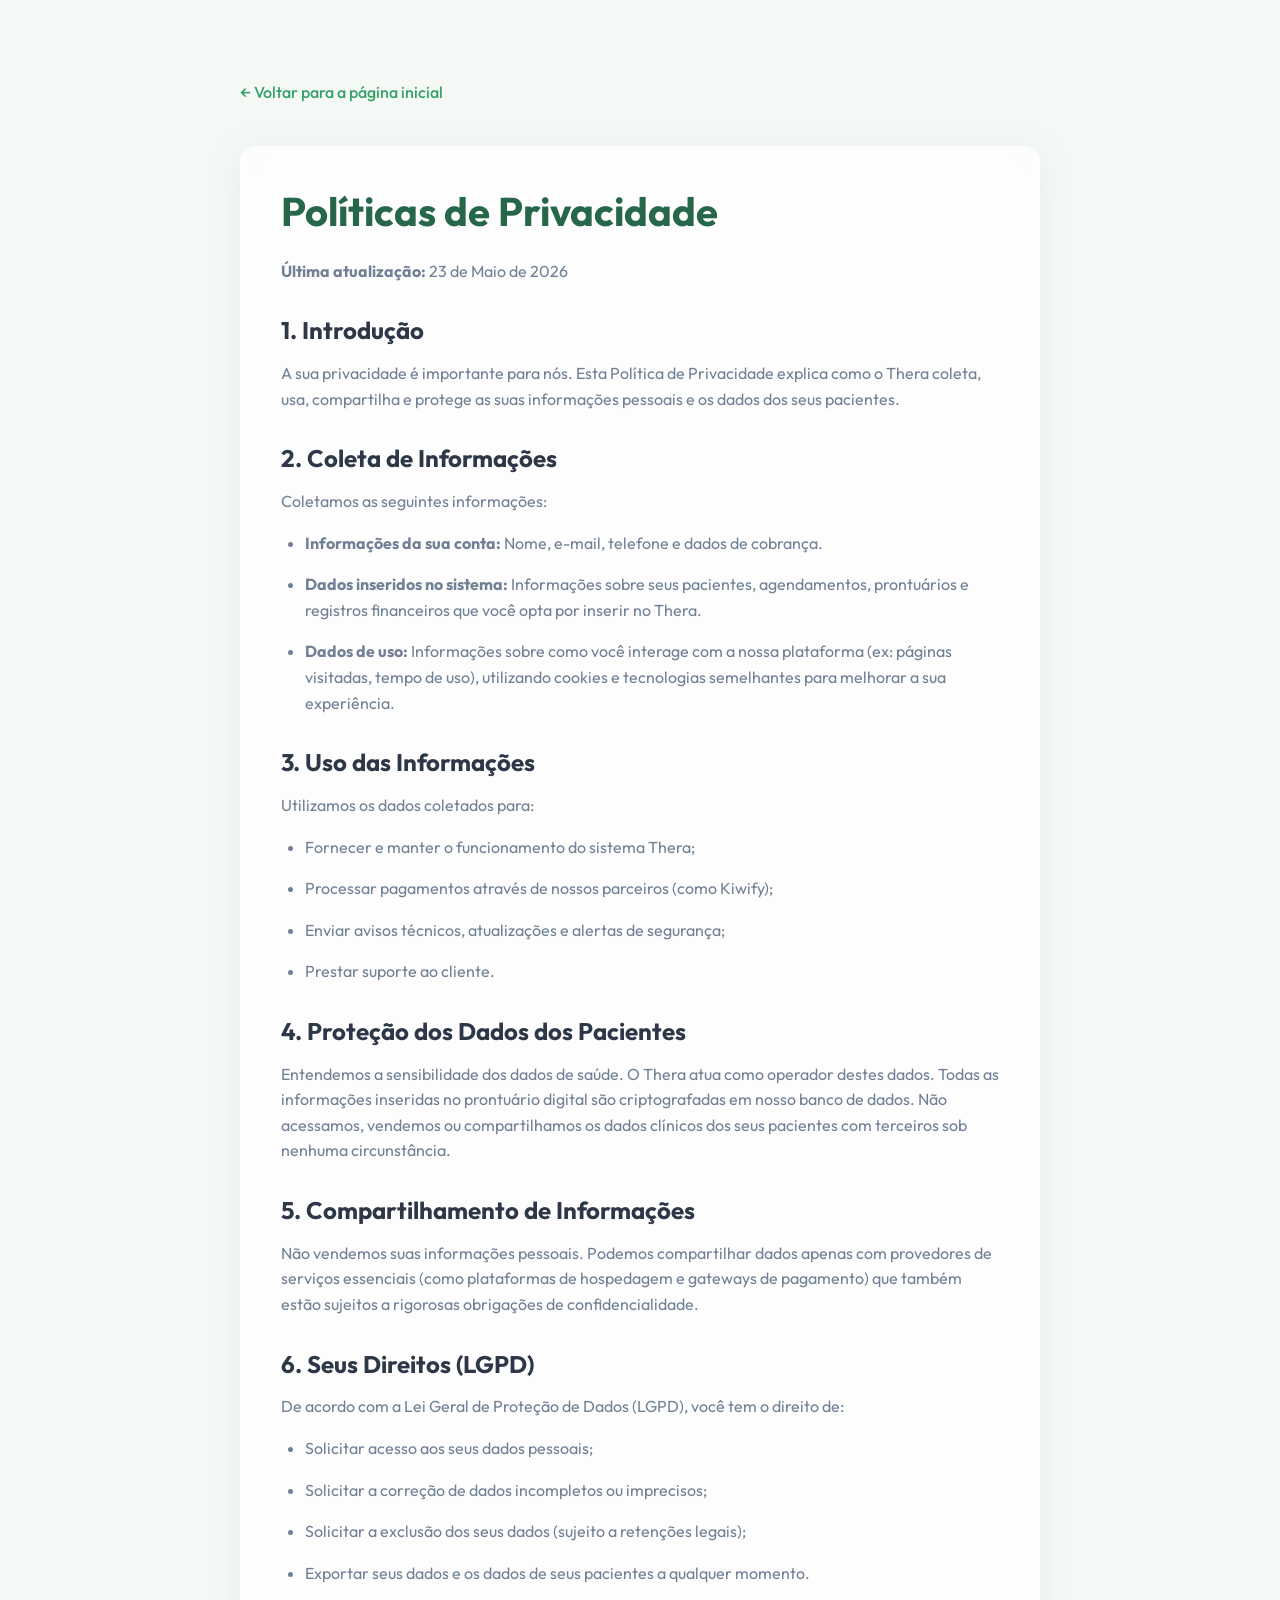
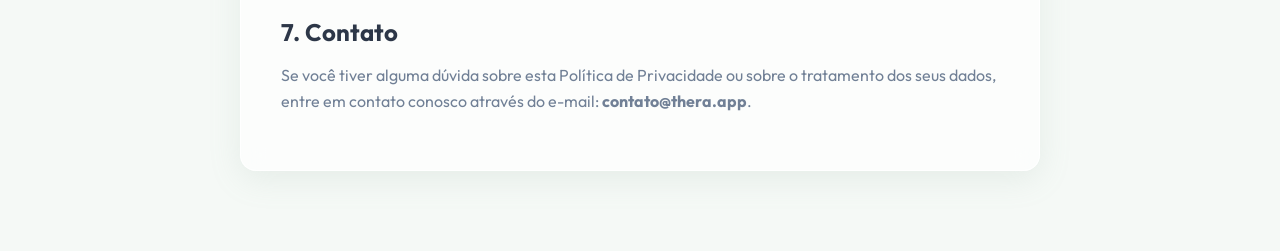
<file: privacidade.html>
<!DOCTYPE html>
<html lang="pt-BR">
<head>
    <meta charset="UTF-8">
    <meta name="viewport" content="width=device-width, initial-scale=1.0">
    <title>Políticas de Privacidade - Thera</title>
    <link rel="preconnect" href="https://fonts.googleapis.com">
    <link rel="preconnect" href="https://fonts.gstatic.com" crossorigin>
    <link href="https://fonts.googleapis.com/css2?family=Outfit:wght@300;400;500;600;700&display=swap" rel="stylesheet">
    <link rel="stylesheet" href="styles.css">
    <style>
        .legal-content {
            padding: 80px 0;
            max-width: 800px;
            margin: 0 auto;
        }
        .legal-content h1 {
            font-size: 2.5rem;
            margin-bottom: 24px;
            color: var(--color-primary-dark);
        }
        .legal-content h2 {
            font-size: 1.5rem;
            margin-top: 32px;
            margin-bottom: 16px;
        }
        .legal-content p, .legal-content li {
            margin-bottom: 16px;
            color: var(--color-text-muted);
            line-height: 1.6;
        }
        .legal-content ul {
            padding-left: 24px;
            margin-bottom: 16px;
        }
        .back-link {
            display: inline-block;
            margin-bottom: 40px;
            color: var(--color-primary);
            text-decoration: none;
            font-weight: 500;
        }
        .back-link:hover {
            text-decoration: underline;
        }
    </style>
</head>
<body>
    <div class="container legal-content">
        <a href="index.html" class="back-link">← Voltar para a página inicial</a>
        
        <div class="glass-panel" style="padding: 40px;">
            <h1>Políticas de Privacidade</h1>
            <p><strong>Última atualização:</strong> 23 de Maio de 2026</p>

            <h2>1. Introdução</h2>
            <p>A sua privacidade é importante para nós. Esta Política de Privacidade explica como o Thera coleta, usa, compartilha e protege as suas informações pessoais e os dados dos seus pacientes.</p>

            <h2>2. Coleta de Informações</h2>
            <p>Coletamos as seguintes informações:</p>
            <ul>
                <li><strong>Informações da sua conta:</strong> Nome, e-mail, telefone e dados de cobrança.</li>
                <li><strong>Dados inseridos no sistema:</strong> Informações sobre seus pacientes, agendamentos, prontuários e registros financeiros que você opta por inserir no Thera.</li>
                <li><strong>Dados de uso:</strong> Informações sobre como você interage com a nossa plataforma (ex: páginas visitadas, tempo de uso), utilizando cookies e tecnologias semelhantes para melhorar a sua experiência.</li>
            </ul>

            <h2>3. Uso das Informações</h2>
            <p>Utilizamos os dados coletados para:</p>
            <ul>
                <li>Fornecer e manter o funcionamento do sistema Thera;</li>
                <li>Processar pagamentos através de nossos parceiros (como Kiwify);</li>
                <li>Enviar avisos técnicos, atualizações e alertas de segurança;</li>
                <li>Prestar suporte ao cliente.</li>
            </ul>

            <h2>4. Proteção dos Dados dos Pacientes</h2>
            <p>Entendemos a sensibilidade dos dados de saúde. O Thera atua como operador destes dados. Todas as informações inseridas no prontuário digital são criptografadas em nosso banco de dados. Não acessamos, vendemos ou compartilhamos os dados clínicos dos seus pacientes com terceiros sob nenhuma circunstância.</p>

            <h2>5. Compartilhamento de Informações</h2>
            <p>Não vendemos suas informações pessoais. Podemos compartilhar dados apenas com provedores de serviços essenciais (como plataformas de hospedagem e gateways de pagamento) que também estão sujeitos a rigorosas obrigações de confidencialidade.</p>

            <h2>6. Seus Direitos (LGPD)</h2>
            <p>De acordo com a Lei Geral de Proteção de Dados (LGPD), você tem o direito de:</p>
            <ul>
                <li>Solicitar acesso aos seus dados pessoais;</li>
                <li>Solicitar a correção de dados incompletos ou imprecisos;</li>
                <li>Solicitar a exclusão dos seus dados (sujeito a retenções legais);</li>
                <li>Exportar seus dados e os dados de seus pacientes a qualquer momento.</li>
            </ul>

            <h2>7. Contato</h2>
            <p>Se você tiver alguma dúvida sobre esta Política de Privacidade ou sobre o tratamento dos seus dados, entre em contato conosco através do e-mail: <strong>contato@thera.app</strong>.</p>
        </div>
    </div>
</body>
</html>
</file>
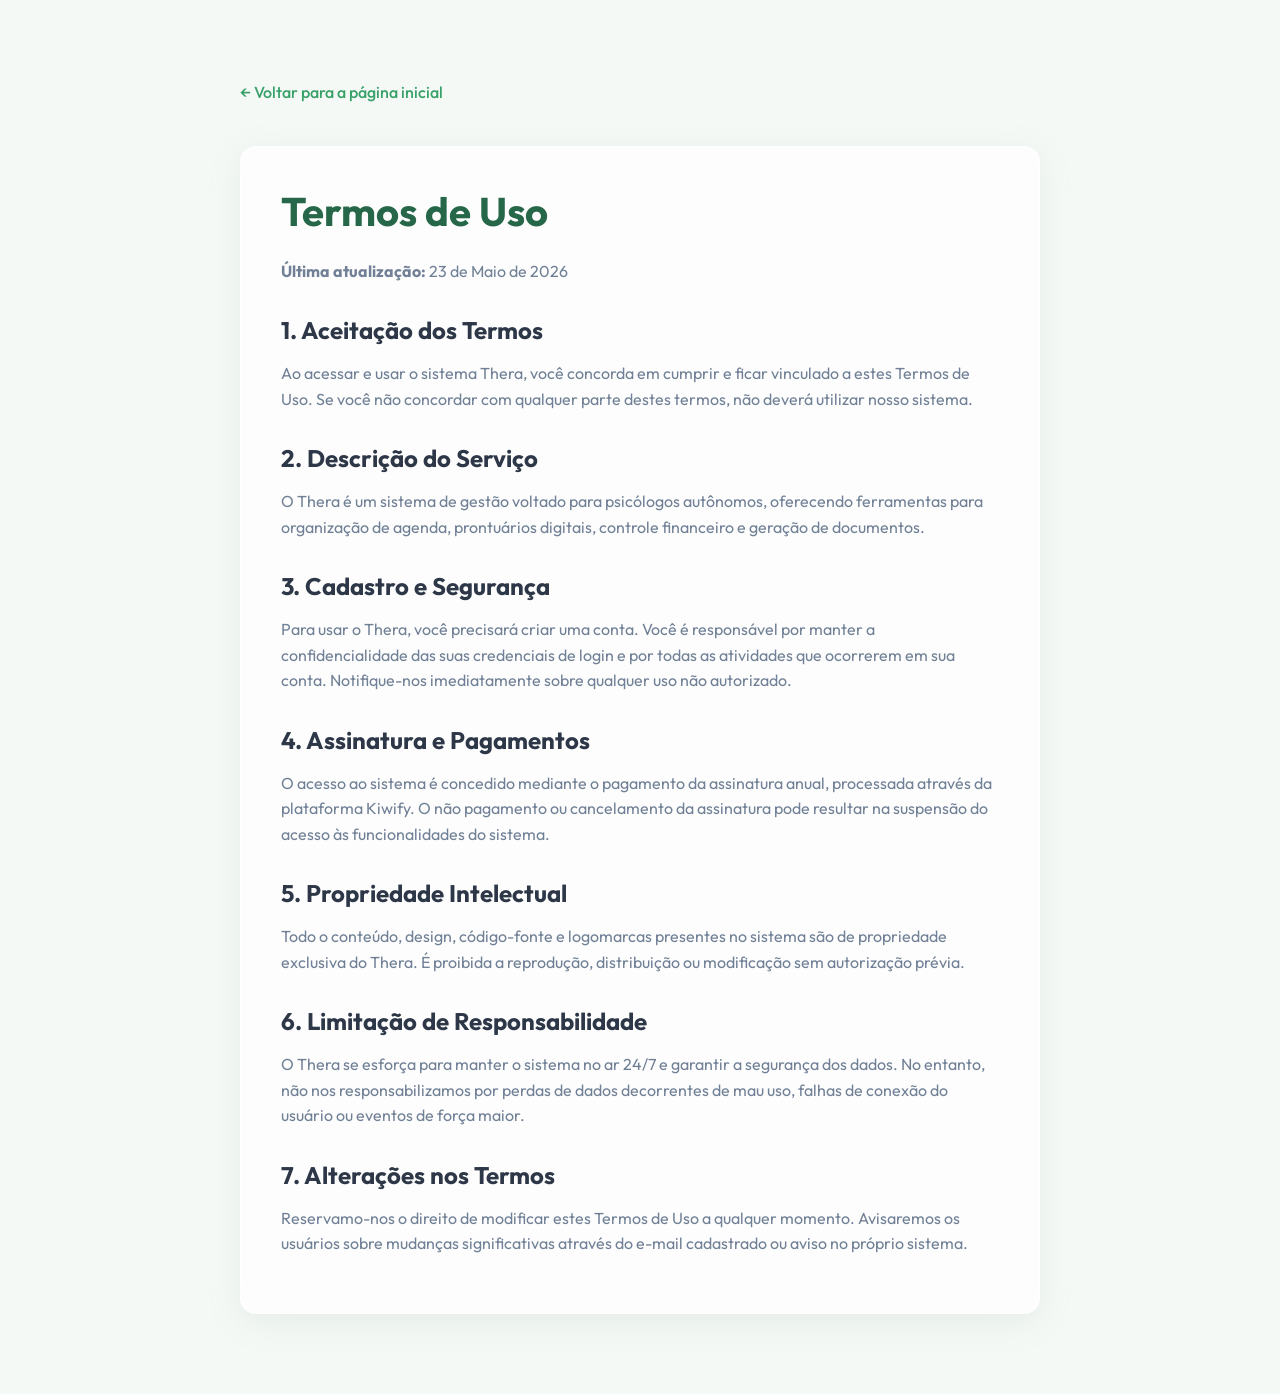
<file: termos.html>
<!DOCTYPE html>
<html lang="pt-BR">
<head>
    <meta charset="UTF-8">
    <meta name="viewport" content="width=device-width, initial-scale=1.0">
    <title>Termos de Uso - Thera</title>
    <link rel="preconnect" href="https://fonts.googleapis.com">
    <link rel="preconnect" href="https://fonts.gstatic.com" crossorigin>
    <link href="https://fonts.googleapis.com/css2?family=Outfit:wght@300;400;500;600;700&display=swap" rel="stylesheet">
    <link rel="stylesheet" href="styles.css">
    <style>
        .legal-content {
            padding: 80px 0;
            max-width: 800px;
            margin: 0 auto;
        }
        .legal-content h1 {
            font-size: 2.5rem;
            margin-bottom: 24px;
            color: var(--color-primary-dark);
        }
        .legal-content h2 {
            font-size: 1.5rem;
            margin-top: 32px;
            margin-bottom: 16px;
        }
        .legal-content p {
            margin-bottom: 16px;
            color: var(--color-text-muted);
        }
        .back-link {
            display: inline-block;
            margin-bottom: 40px;
            color: var(--color-primary);
            text-decoration: none;
            font-weight: 500;
        }
        .back-link:hover {
            text-decoration: underline;
        }
    </style>
</head>
<body>
    <div class="container legal-content">
        <a href="index.html" class="back-link">← Voltar para a página inicial</a>
        
        <div class="glass-panel" style="padding: 40px;">
            <h1>Termos de Uso</h1>
            <p><strong>Última atualização:</strong> 23 de Maio de 2026</p>

            <h2>1. Aceitação dos Termos</h2>
            <p>Ao acessar e usar o sistema Thera, você concorda em cumprir e ficar vinculado a estes Termos de Uso. Se você não concordar com qualquer parte destes termos, não deverá utilizar nosso sistema.</p>

            <h2>2. Descrição do Serviço</h2>
            <p>O Thera é um sistema de gestão voltado para psicólogos autônomos, oferecendo ferramentas para organização de agenda, prontuários digitais, controle financeiro e geração de documentos.</p>

            <h2>3. Cadastro e Segurança</h2>
            <p>Para usar o Thera, você precisará criar uma conta. Você é responsável por manter a confidencialidade das suas credenciais de login e por todas as atividades que ocorrerem em sua conta. Notifique-nos imediatamente sobre qualquer uso não autorizado.</p>

            <h2>4. Assinatura e Pagamentos</h2>
            <p>O acesso ao sistema é concedido mediante o pagamento da assinatura anual, processada através da plataforma Kiwify. O não pagamento ou cancelamento da assinatura pode resultar na suspensão do acesso às funcionalidades do sistema.</p>

            <h2>5. Propriedade Intelectual</h2>
            <p>Todo o conteúdo, design, código-fonte e logomarcas presentes no sistema são de propriedade exclusiva do Thera. É proibida a reprodução, distribuição ou modificação sem autorização prévia.</p>

            <h2>6. Limitação de Responsabilidade</h2>
            <p>O Thera se esforça para manter o sistema no ar 24/7 e garantir a segurança dos dados. No entanto, não nos responsabilizamos por perdas de dados decorrentes de mau uso, falhas de conexão do usuário ou eventos de força maior.</p>

            <h2>7. Alterações nos Termos</h2>
            <p>Reservamo-nos o direito de modificar estes Termos de Uso a qualquer momento. Avisaremos os usuários sobre mudanças significativas através do e-mail cadastrado ou aviso no próprio sistema.</p>
        </div>
    </div>
</body>
</html>
</file>
<file: styles.css>
:root {
    --color-bg: #f5f9f6;
    --color-primary: #38a169;
    --color-primary-dark: #276749;
    --color-primary-light: #c6f6d5;
    --color-text: #2d3748;
    --color-text-muted: #718096;
    
    --glass-bg: rgba(255, 255, 255, 0.65);
    --glass-border: rgba(255, 255, 255, 0.8);
    --glass-shadow: 0 8px 32px 0 rgba(143, 168, 155, 0.15);
    
    --font-main: 'Outfit', sans-serif;
    
    --radius-sm: 8px;
    --radius-md: 16px;
    --radius-lg: 24px;
    
    --transition: all 0.3s cubic-bezier(0.25, 0.8, 0.25, 1);
}

* {
    margin: 0;
    padding: 0;
    box-sizing: border-box;
}

html {
    scroll-behavior: smooth;
}

body {
    font-family: var(--font-main);
    background-color: var(--color-bg);
    color: var(--color-text);
    line-height: 1.6;
    overflow-x: hidden;
    position: relative;
}

/* Background Shapes */
.bg-shape {
    position: absolute;
    border-radius: 50%;
    filter: blur(80px);
    z-index: -1;
    opacity: 0.6;
}

.shape-1 {
    width: 500px;
    height: 500px;
    background: #e2f4e8;
    top: -100px;
    left: -100px;
}

.shape-2 {
    width: 600px;
    height: 600px;
    background: #e6f0ff;
    top: 20%;
    right: -200px;
}

.shape-3 {
    width: 400px;
    height: 400px;
    background: #fdf6e3;
    bottom: 10%;
    left: 10%;
}

.container {
    max-width: 1200px;
    margin: 0 auto;
    padding: 0 24px;
}

/* Typography */
h1, h2, h3 {
    line-height: 1.2;
    color: var(--color-text);
}

.section-title {
    font-size: 2.5rem;
    text-align: center;
    margin-bottom: 3rem;
    font-weight: 600;
}

/* Glassmorphism utility */
.glass-panel {
    background: var(--glass-bg);
    backdrop-filter: blur(12px);
    -webkit-backdrop-filter: blur(12px);
    border: 1px solid var(--glass-border);
    box-shadow: var(--glass-shadow);
    border-radius: var(--radius-md);
}

/* Buttons */
.btn-primary {
    display: inline-block;
    background-color: var(--color-primary);
    color: white;
    text-decoration: none;
    font-weight: 600;
    padding: 18px 32px;
    border-radius: 100px;
    font-size: 1.1rem;
    transition: var(--transition);
    text-align: center;
    box-shadow: 0 4px 14px 0 rgba(56, 161, 105, 0.39);
}

.cta-button {
    padding: 22px 48px;
    font-size: 1.25rem;
    letter-spacing: 0.3px;
}

.btn-primary:hover {
    background-color: var(--color-primary-dark);
    transform: translateY(-2px);
    box-shadow: 0 6px 20px rgba(56, 161, 105, 0.4);
}

/* Pulse animation for main CTA */
@keyframes pulse {
    0% { transform: scale(1); }
    50% { transform: scale(1.03); }
    100% { transform: scale(1); }
}

.btn-outline {
    display: inline-block;
    background-color: transparent;
    color: var(--color-primary);
    border: 2px solid var(--color-primary);
    padding: 14px 32px;
    border-radius: 50px;
    font-weight: 600;
    font-size: 1rem;
    text-decoration: none;
    transition: var(--transition);
}

.btn-outline:hover {
    background-color: var(--color-primary);
    color: white;
    transform: translateY(-1px);
}

.pulse {
    animation: pulse 2s infinite;
}
.pulse:hover {
    animation: none;
    transform: translateY(-2px) scale(1.03);
}

/* --- Hero Section --- */
.hero {
    padding: 120px 0 80px;
    min-height: 100vh;
    display: flex;
    align-items: center;
}

.hero-content {
    display: flex;
    align-items: center;
    gap: 60px;
}

.hero-text {
    flex: 1;
}

.hero h1 {
    font-size: 3.5rem;
    font-weight: 700;
    margin-bottom: 24px;
    letter-spacing: -1px;
}

.highlight {
    color: var(--color-primary);
}

.hero .subtitle {
    font-size: 1.25rem;
    font-weight: 500;
    margin-bottom: 16px;
    color: var(--color-text);
}

.hero .description {
    font-size: 1.1rem;
    color: var(--color-text-muted);
    margin-bottom: 40px;
}

.hero-image {
    flex: 1;
    height: 450px;
    border-radius: var(--radius-lg);
    display: flex;
    flex-direction: column;
    overflow: hidden;
    padding: 16px;
    transform: perspective(1000px) rotateY(-5deg) rotateX(5deg);
    transition: var(--transition);
}

.hero-image:hover {
    transform: perspective(1000px) rotateY(0deg) rotateX(0deg);
}

/* Abstract Mockup inside Hero */
.mockup-header {
    display: flex;
    align-items: center;
    padding-bottom: 16px;
    border-bottom: 1px solid rgba(0,0,0,0.05);
    margin-bottom: 16px;
}
.dots { display: flex; gap: 6px; }
.dots span { width: 10px; height: 10px; border-radius: 50%; background: #e2e8f0; }
.dots span:nth-child(1) { background: #fc8181; }
.dots span:nth-child(2) { background: #f6e05e; }
.dots span:nth-child(3) { background: #68d391; }
.mockup-title { margin: 0 auto; font-size: 0.8rem; color: #a0aec0; }

.mockup-body {
    display: flex;
    flex: 1;
    overflow: hidden;
    position: relative;
}

.mockup-video {
    width: 100%;
    height: 100%;
    object-fit: cover;
    border-radius: var(--radius-sm);
    background: #f0f4f2;
}


/* Hero badge */
.hero-badge {
    display: inline-flex;
    align-items: center;
    gap: 8px;
    background: var(--color-primary-light);
    color: var(--color-primary-dark);
    font-size: 0.875rem;
    font-weight: 600;
    padding: 6px 16px;
    border-radius: 100px;
    margin-bottom: 20px;
}

/* --- Trust Seals --- */
.trust-seals {
    padding: 20px 0 60px;
}

.trust-grid {
    display: grid;
    grid-template-columns: repeat(auto-fit, minmax(280px, 1fr));
    gap: 20px;
}

.trust-item {
    display: flex;
    align-items: center;
    gap: 20px;
    padding: 24px 28px;
}

.trust-icon {
    flex-shrink: 0;
    width: 52px;
    height: 52px;
    background: var(--color-primary-light);
    color: var(--color-primary-dark);
    border-radius: 14px;
    display: flex;
    align-items: center;
    justify-content: center;
    font-size: 26px;
}

.trust-text {
    display: flex;
    flex-direction: column;
    gap: 4px;
}

.trust-text strong {
    font-size: 1rem;
    color: var(--color-text);
}

.trust-text span {
    font-size: 0.875rem;
    color: var(--color-text-muted);
    line-height: 1.5;
}

/* --- Features --- */
.features {
    padding: 100px 0;
}

.features-grid {
    display: grid;
    grid-template-columns: repeat(auto-fit, minmax(300px, 1fr));
    gap: 30px;
    margin-bottom: 40px;
}

.feature-card {
    padding: 32px;
    transition: var(--transition);
}

.feature-card:hover {
    transform: translateY(-5px);
}

.icon-wrapper {
    width: 56px;
    height: 56px;
    background: var(--color-primary-light);
    color: var(--color-primary-dark);
    border-radius: 14px;
    display: flex;
    align-items: center;
    justify-content: center;
    font-size: 28px;
    margin-bottom: 20px;
}

.feature-card h3 {
    font-size: 1.25rem;
    margin-bottom: 12px;
}

.feature-card p {
    color: var(--color-text-muted);
}

.features-summary {
    padding: 24px;
    text-align: center;
    font-size: 1.2rem;
    font-weight: 500;
    max-width: 800px;
    margin: 0 auto;
}

/* --- Features Showcase --- */
.showcase {
    padding: 80px 0 100px;
}

.section-subtitle {
    text-align: center;
    color: var(--color-text-muted);
    font-size: 1.1rem;
    margin-top: -2rem;
    margin-bottom: 4rem;
    max-width: 580px;
    margin-left: auto;
    margin-right: auto;
    line-height: 1.6;
}

.showcase-row {
    display: flex;
    align-items: center;
    gap: 64px;
    margin-bottom: 100px;
}

.showcase-row.reverse {
    flex-direction: row-reverse;
}

.showcase-row:last-child {
    margin-bottom: 0;
}

.showcase-content {
    flex: 1;
}

.showcase-label {
    display: inline-block;
    background: var(--color-primary-light);
    color: var(--color-primary-dark);
    font-size: 0.75rem;
    font-weight: 700;
    letter-spacing: 0.8px;
    text-transform: uppercase;
    padding: 4px 14px;
    border-radius: 100px;
    margin-bottom: 16px;
}

.showcase-content h3 {
    font-size: 1.9rem;
    font-weight: 700;
    margin-bottom: 16px;
    line-height: 1.25;
    color: var(--color-text);
}

.showcase-content p {
    font-size: 1.05rem;
    color: var(--color-text-muted);
    line-height: 1.75;
}

.showcase-image-wrap {
    flex: 1;
    border-radius: var(--radius-lg);
    overflow: hidden;
    box-shadow: 0 20px 60px rgba(0, 0, 0, 0.08);
}

.showcase-img {
    width: 100%;
    height: auto;
    display: block;
}

.phone-wrap {
    flex: 0 0 auto;
    width: 280px;
    border-radius: 36px;
    box-shadow: 0 24px 60px rgba(0, 0, 0, 0.12);
}

.phone-img {
    border-radius: 36px;
}

/* --- Testimonials --- */
.testimonials {
    padding: 100px 0;
    position: relative;
}

.testimonials-grid {
    display: grid;
    grid-template-columns: repeat(auto-fit, minmax(320px, 1fr));
    gap: 30px;
}

.testimonial-card {
    padding: 40px 32px;
    position: relative;
}

.quote-icon {
    font-size: 32px;
    color: var(--color-primary-light);
    margin-bottom: 16px;
}

.testimonial-card p {
    font-size: 1.1rem;
    font-style: italic;
    margin-bottom: 24px;
    color: var(--color-text);
}

.author {
    display: flex;
    align-items: center;
    gap: 16px;
}

.author-avatar {
    width: 48px;
    height: 48px;
    border-radius: 50%;
    display: flex;
    align-items: center;
    justify-content: center;
    font-weight: 700;
    font-size: 1.2rem;
    color: rgba(0,0,0,0.6);
}

.author-info {
    display: flex;
    flex-direction: column;
}

.author-info strong {
    font-size: 1rem;
}

.author-info span {
    font-size: 0.85rem;
    color: var(--color-text-muted);
}

/* --- FAQ --- */
.faq {
    padding: 100px 0;
}

.faq-list {
    max-width: 800px;
    margin: 0 auto;
    display: flex;
    flex-direction: column;
    gap: 16px;
}

.faq-item {
    overflow: hidden;
    transition: var(--transition);
}

.faq-item summary {
    padding: 24px;
    font-size: 1.1rem;
    font-weight: 600;
    cursor: pointer;
    list-style: none;
    display: flex;
    justify-content: space-between;
    align-items: center;
}

.faq-item summary::-webkit-details-marker {
    display: none;
}

.faq-item summary i {
    transition: transform 0.3s ease;
}

.faq-item[open] summary i {
    transform: rotate(180deg);
}

.faq-item[open] summary {
    border-bottom: 1px solid var(--glass-border);
}

.faq-content {
    padding: 24px;
    color: var(--color-text-muted);
}

/* --- Pricing --- */
.pricing {
    padding: 100px 0;
}

.pricing-card {
    max-width: 600px;
    margin: 0 auto;
    text-align: center;
    padding: 60px 40px;
    border: 2px solid rgba(56, 161, 105, 0.2);
}

.pricing-card h2 {
    font-size: 2rem;
    margin-bottom: 24px;
}

.price {
    display: flex;
    flex-direction: column;
    align-items: center;
    margin-bottom: 16px;
}

.old-price {
    font-size: 1.2rem;
    color: var(--color-text-muted);
    text-decoration: line-through;
}

.current-price {
    font-size: 3.5rem;
    font-weight: 700;
    color: var(--color-primary-dark);
    line-height: 1;
}

.period {
    font-size: 1.2rem;
    font-weight: 500;
}

.price-subtitle {
    font-size: 1.1rem;
    color: var(--color-text-muted);
    margin-bottom: 40px;
}

.installment-highlight {
    color: var(--color-primary-dark);
    font-weight: 700;
    font-size: 1.5rem;
    background: var(--color-primary-light);
    padding: 2px 10px;
    border-radius: 8px;
}

.guarantee-badge {
    display: flex;
    align-items: center;
    gap: 16px;
    background: rgba(56, 161, 105, 0.07);
    border: 1px solid rgba(56, 161, 105, 0.25);
    border-radius: var(--radius-md);
    padding: 20px 24px;
    margin-top: 28px;
    text-align: left;
}

.guarantee-icon {
    flex-shrink: 0;
    font-size: 40px;
    color: var(--color-primary);
    line-height: 1;
}

.guarantee-text {
    display: flex;
    flex-direction: column;
    gap: 4px;
}

.guarantee-text strong {
    font-size: 1rem;
    color: var(--color-text);
}

.guarantee-text span {
    font-size: 0.875rem;
    color: var(--color-text-muted);
    line-height: 1.5;
}

.guarantee {
    margin-top: 20px;
    display: flex;
    align-items: center;
    justify-content: center;
    gap: 8px;
    color: var(--color-text-muted);
    font-size: 0.9rem;
}

.guarantee i {
    color: var(--color-primary);
    font-size: 1.2rem;
}

/* --- Footer --- */
footer {
    background-color: white;
    padding: 60px 0 24px;
    border-top: 1px solid rgba(0,0,0,0.05);
}

.footer-content {
    display: flex;
    justify-content: space-between;
    align-items: center;
    margin-bottom: 40px;
    flex-wrap: wrap;
    gap: 30px;
}

.footer-logo h2 {
    color: var(--color-primary-dark);
    font-size: 1.8rem;
}

.footer-logo p {
    color: var(--color-text-muted);
    font-size: 0.9rem;
}

.footer-links {
    display: flex;
    gap: 24px;
}

.footer-links a {
    color: var(--color-text-muted);
    text-decoration: none;
    transition: var(--transition);
}

.footer-links a:hover {
    color: var(--color-primary);
}

.footer-bottom {
    text-align: center;
    padding-top: 24px;
    border-top: 1px solid rgba(0,0,0,0.05);
    color: var(--color-text-muted);
    font-size: 0.9rem;
}

.meta-disclaimer {
    margin-top: 16px;
    font-size: 0.75rem;
    color: #a0aec0;
    max-width: 800px;
    margin-left: auto;
    margin-right: auto;
}

/* --- Navigation Bar --- */
.navbar {
    position: fixed;
    top: 20px;
    left: 50%;
    transform: translateX(-50%);
    width: calc(100% - 48px);
    max-width: 1200px;
    height: 70px;
    z-index: 1000;
    display: flex;
    align-items: center;
    border-radius: 100px;
    padding: 0 32px;
    background: rgba(255, 255, 255, 0.75);
    backdrop-filter: blur(20px);
    -webkit-backdrop-filter: blur(20px);
    border: 1px solid rgba(255, 255, 255, 0.8);
    box-shadow: 0 10px 30px rgba(0, 0, 0, 0.05);
}

.navbar-container {
    width: 100%;
    display: flex;
    justify-content: space-between;
    align-items: center;
    padding: 0 !important;
}

.logo-img {
    height: 38px;
    width: auto;
    display: block;
}

.nav-links {
    display: flex;
    align-items: center;
    gap: 32px;
}

.nav-links a:not(.btn-nav) {
    color: var(--color-text);
    text-decoration: none;
    font-weight: 500;
    font-size: 0.95rem;
    transition: var(--transition);
}

.nav-links a:not(.btn-nav):hover {
    color: var(--color-primary);
}

.btn-nav {
    background-color: var(--color-primary);
    color: white;
    text-decoration: none;
    font-weight: 600;
    padding: 10px 24px;
    border-radius: 100px;
    font-size: 0.9rem;
    transition: var(--transition);
    box-shadow: 0 4px 14px rgba(56, 161, 105, 0.3);
}

.btn-nav:hover {
    background-color: var(--color-primary-dark);
    transform: translateY(-1px);
}

/* Footer logo styles */
.footer-logo-img {
    height: 36px;
    width: auto;
    margin-bottom: 12px;
    display: block;
}

.copyright-text {
    display: flex;
    align-items: center;
    justify-content: center;
    flex-wrap: wrap;
    gap: 8px;
}

.developer-credit {
    display: inline-flex;
    align-items: center;
    gap: 6px;
}

.footer-ids-logo {
    height: 16px;
    width: auto;
    vertical-align: middle;
}

/* --- Responsive --- */
@media (max-width: 992px) {
    .hero-content {
        flex-direction: column;
        text-align: center;
    }

    .hero h1 {
        font-size: 2.8rem;
    }

    .hero-image {
        width: 100%;
        max-width: 600px;
        transform: none;
    }

    .showcase-row,
    .showcase-row.reverse {
        flex-direction: column;
        gap: 40px;
        margin-bottom: 60px;
    }

    .showcase-content {
        text-align: center;
    }

    .phone-wrap {
        width: 240px;
        margin: 0 auto;
    }
}

@media (max-width: 768px) {
    .navbar {
        top: 10px;
        width: calc(100% - 20px);
        padding: 0 20px;
        height: 60px;
    }
    
    .logo-img {
        height: 28px;
    }
    
    .nav-links a:not(.btn-nav) {
        display: none;
    }
    
    .nav-links {
        gap: 12px;
    }
    
    .btn-nav {
        padding: 8px 16px;
        font-size: 0.8rem;
    }

    .section-title {
        font-size: 2rem;
    }
    
    .hero h1 {
        font-size: 2.2rem;
    }
    
    .pricing-card {
        padding: 40px 24px;
    }
    
    .footer-content {
        flex-direction: column;
        text-align: center;
    }
}

@media (max-width: 480px) {
    .hero h1 {
        font-size: 1.8rem;
    }
    
    .current-price {
        font-size: 2.8rem;
    }
    
    .btn-primary {
        width: 100%;
        padding: 16px 20px;
    }
}
</file>
